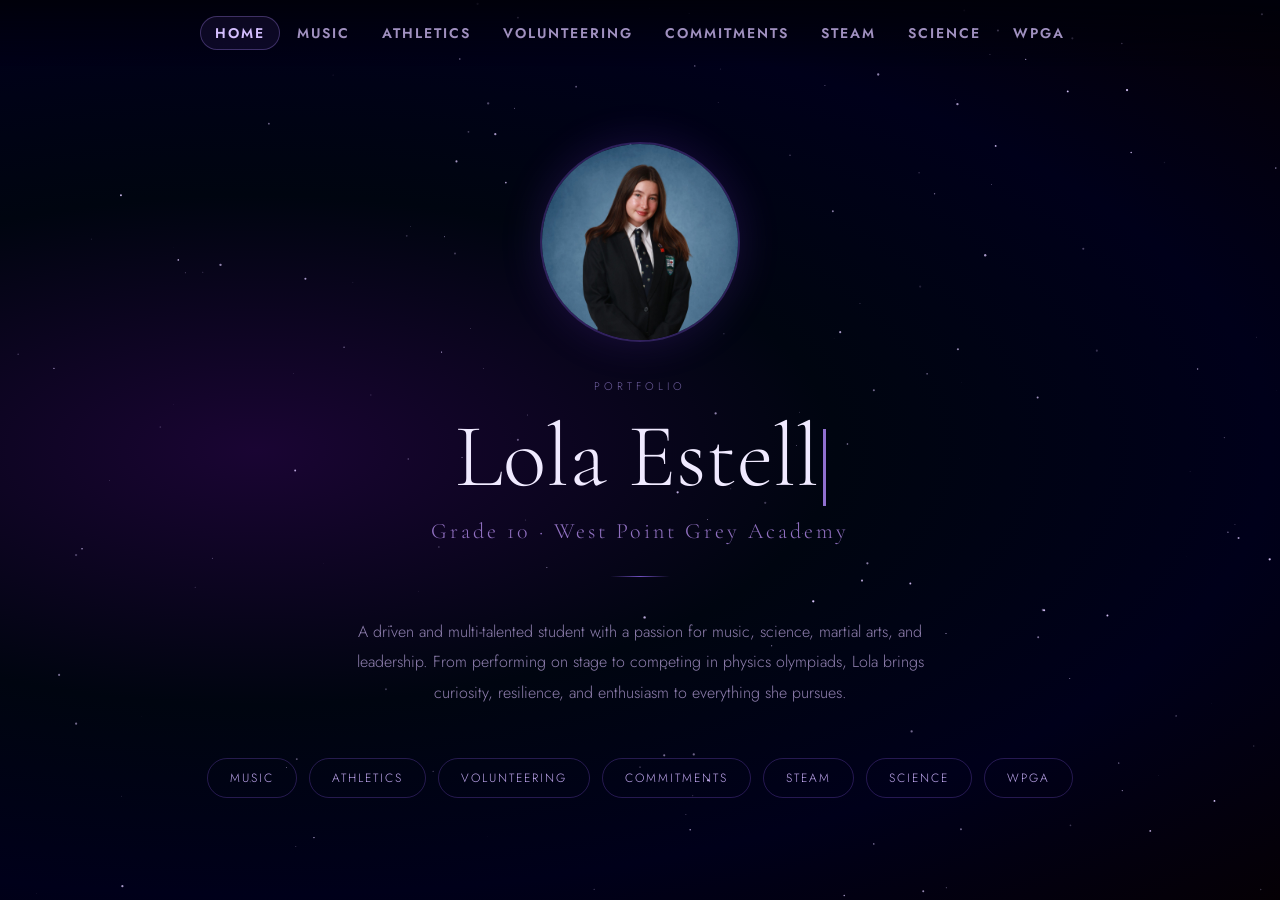
<file: index.html>
<!DOCTYPE html>
<html lang="en">
<head>
  <meta charset="UTF-8">
  <meta name="viewport" content="width=device-width, initial-scale=1.0">
  <title>Lola Estelle Lavin — Portfolio</title>
  <link href="https://fonts.googleapis.com/css2?family=Cormorant+Garamond:wght@300;400;600&family=Jost:wght@200;300;400&display=swap" rel="stylesheet">
  <style>
    *{margin:0;padding:0;box-sizing:border-box;}
    body{min-height:100vh;background:radial-gradient(ellipse at 20% 50%,#1a0533 0%,#000510 40%,#00001a 70%,#050005 100%);color:#e8e0f0;font-family:"Jost",sans-serif;font-weight:300;}
    canvas{position:fixed;top:0;left:0;width:100%;height:100%;pointer-events:none;z-index:0;}
    nav{position:fixed;top:0;left:0;right:0;z-index:100;display:flex;justify-content:center;flex-wrap:wrap;gap:2px;padding:16px;background:linear-gradient(to bottom,rgba(0,0,10,0.97),transparent);}
    nav a{color:#a090c0;text-decoration:none;font-family:"Jost",sans-serif;font-weight:600;font-size:14px;letter-spacing:2px;text-transform:uppercase;padding:6px 14px;border:1px solid transparent;border-radius:20px;transition:all 0.3s ease;}
    nav a:hover,nav a.active{color:#d4beff;border-color:rgba(180,140,255,0.3);background:rgba(120,80,200,0.1);}
    .page{position:relative;z-index:1;min-height:100vh;display:flex;flex-direction:column;align-items:center;justify-content:center;padding:120px 40px 80px;max-width:1000px;margin:0 auto;text-align:center;}
    .page-label{font-size:11px;letter-spacing:4px;text-transform:uppercase;color:#7060a0;margin-bottom:16px;}
    h1{font-family:"Cormorant Garamond",serif;font-weight:300;font-size:clamp(48px,9vw,90px);color:#f0eaff;line-height:1.05;margin-bottom:12px;}
    .subtitle-name{font-family:"Cormorant Garamond",serif;font-size:clamp(16px,2vw,22px);color:#9070c0;letter-spacing:3px;margin-bottom:32px;}
    .divider{width:60px;height:1px;background:linear-gradient(to right,transparent,#7050c0,transparent);margin:0 auto 40px;}
    .bio{font-size:16px;color:#9080b0;line-height:1.9;max-width:620px;margin-bottom:50px;}
    .hero-photo{width:200px;height:200px;border-radius:50%;object-fit:cover;object-position:top;border:2px solid rgba(150,100,255,0.3);margin-bottom:36px;box-shadow:0 0 40px rgba(120,60,220,0.2);}
    .cursor{display:inline-block;width:3px;height:0.85em;background:#9070d0;margin-left:4px;vertical-align:middle;animation:blink 1s step-end infinite;}
    @keyframes blink{0%,100%{opacity:1}50%{opacity:0}}
    .nav-links{display:flex;flex-wrap:wrap;justify-content:center;gap:12px;}
    .nav-links a{color:#c0a8f0;text-decoration:none;font-size:12px;letter-spacing:2px;text-transform:uppercase;padding:10px 22px;border:1px solid rgba(150,100,255,0.25);border-radius:30px;transition:all 0.3s ease;}
    .nav-links a:hover{background:rgba(100,60,180,0.2);border-color:rgba(180,140,255,0.5);color:#e0d0ff;}
  </style>
</head>
<body>
  <canvas id="stars"></canvas>
  <nav>
    <a href="index.html" class="active">Home</a>
    <a href="music.html">Music</a>
    <a href="athletics.html">Athletics</a>
    <a href="volunteering.html">Volunteering</a>
    <a href="commitments.html">Commitments</a>
    <a href="stem.html">STEAM</a>
    <a href="science.html">Science</a>
    <a href="wpga.html">WPGA</a>
  </nav>
  <div class="page">
    <img src="lola-portrait.jpg" alt="Lola Estelle Lavin" class="hero-photo">
    <p class="page-label">Portfolio</p>
    <h1 id="title"><span class="cursor"></span></h1>
    <p class="subtitle-name">Grade 10 · West Point Grey Academy</p>
    <div class="divider"></div>
    <p class="bio">A driven and multi-talented student with a passion for music, science, martial arts, and leadership. From performing on stage to competing in physics olympiads, Lola brings curiosity, resilience, and enthusiasm to everything she pursues.</p>
    <div class="nav-links">
      <a href="music.html">Music</a>
      <a href="athletics.html">Athletics</a>
      <a href="volunteering.html">Volunteering</a>
      <a href="commitments.html">Commitments</a>
      <a href="stem.html">STEAM</a>
      <a href="science.html">Science</a>
    <a href="wpga.html">WPGA</a>
    </div>
  </div>
  <script>
    const c=document.getElementById("stars"),ctx=c.getContext("2d");let stars=[];
    function resize(){c.width=innerWidth;c.height=innerHeight;}
    function init(){stars=[];for(let i=0;i<200;i++)stars.push({x:Math.random()*c.width,y:Math.random()*c.height,r:Math.random()*1.2,o:Math.random(),s:Math.random()*0.005+0.001});}
    function draw(){ctx.clearRect(0,0,c.width,c.height);stars.forEach(s=>{s.o+=s.s;if(s.o>1||s.o<0)s.s*=-1;ctx.beginPath();ctx.arc(s.x,s.y,s.r,0,Math.PI*2);ctx.fillStyle=`rgba(220,200,255,${s.o})`;ctx.fill();});requestAnimationFrame(draw);}
    resize();init();draw();window.addEventListener("resize",()=>{resize();init();});
    const text="Lola Estelle Lavin",el=document.getElementById("title");let i=0;
    function type(){if(i<text.length){el.innerHTML=text.slice(0,++i)+'<span class="cursor"></span>';setTimeout(type,80);}}
    setTimeout(type,400);
  </script>
</body>
</html>
</file>
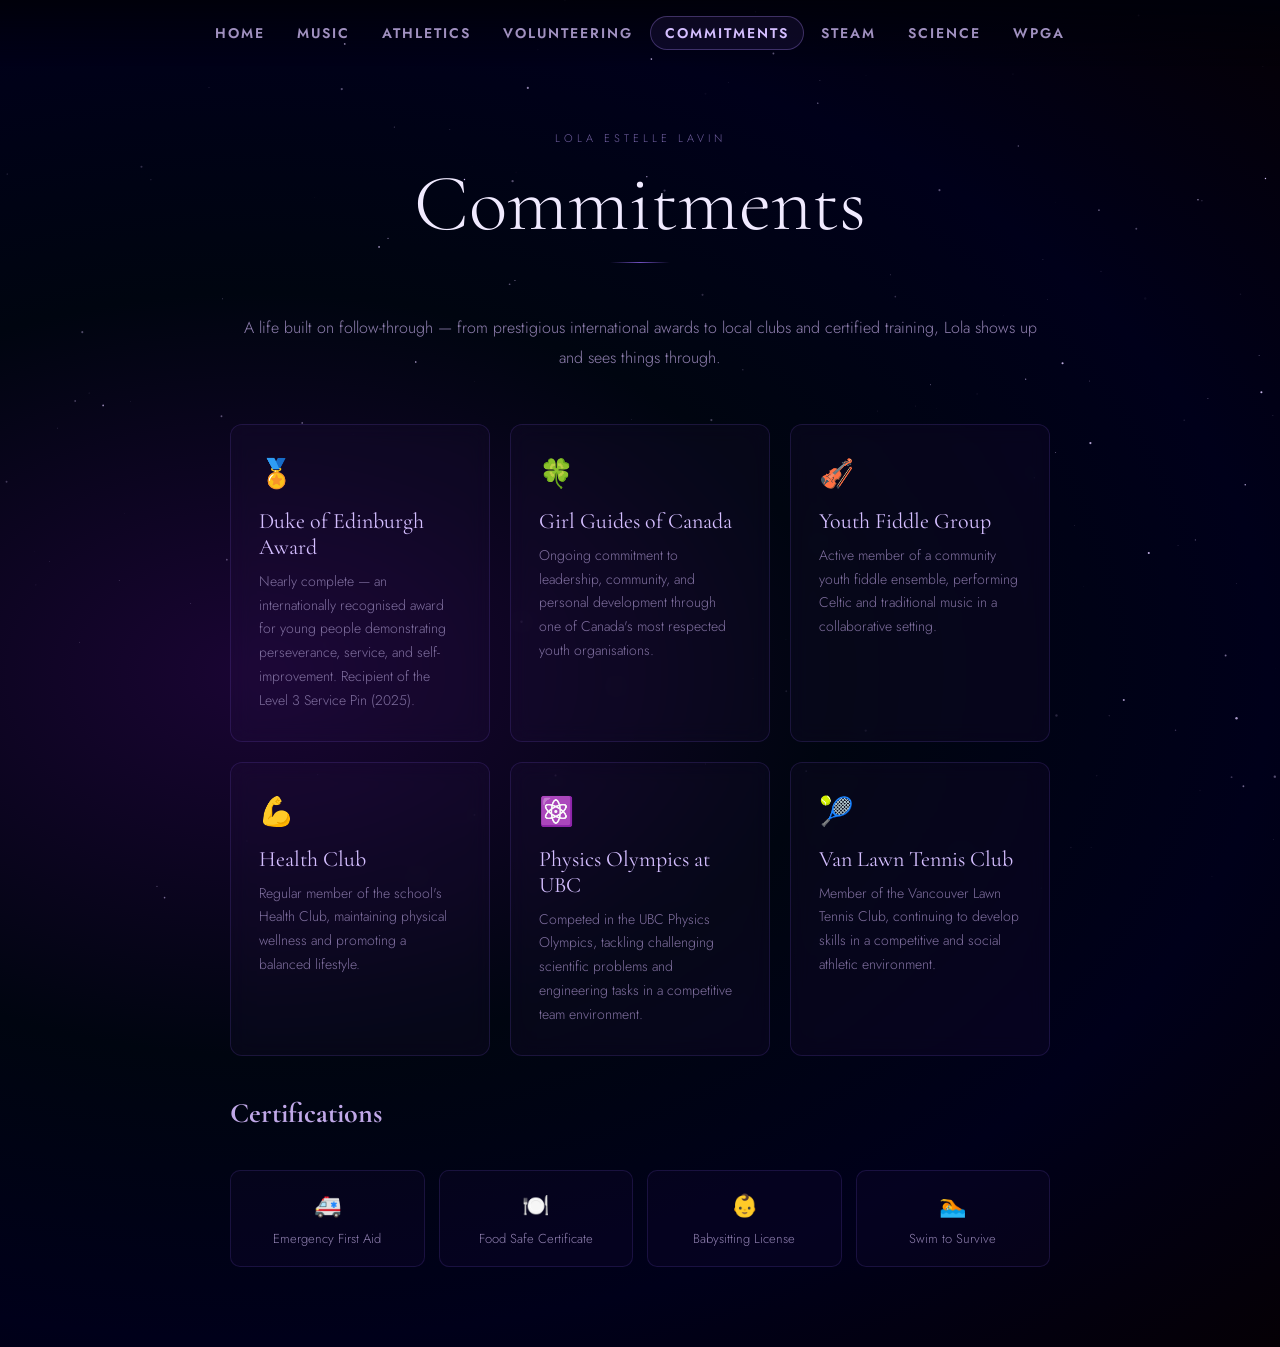
<file: commitments.html>
<!DOCTYPE html>
<html lang="en">
<head>
  <meta charset="UTF-8">
  <meta name="viewport" content="width=device-width, initial-scale=1.0">
  <title>Commitments — Lola Lavin</title>
  <link href="https://fonts.googleapis.com/css2?family=Cormorant+Garamond:wght@300;400;600&family=Jost:wght@200;300;400&display=swap" rel="stylesheet">
  <style>
    *{margin:0;padding:0;box-sizing:border-box;}
    body{min-height:100vh;background:radial-gradient(ellipse at 20% 50%,#1a0533 0%,#000510 40%,#00001a 70%,#050005 100%);color:#e8e0f0;font-family:"Jost",sans-serif;font-weight:300;}
    canvas{position:fixed;top:0;left:0;width:100%;height:100%;pointer-events:none;z-index:0;}
    nav{position:fixed;top:0;left:0;right:0;z-index:100;display:flex;justify-content:center;flex-wrap:wrap;gap:2px;padding:16px;background:linear-gradient(to bottom,rgba(0,0,10,0.97),transparent);}
    nav a{color:#a090c0;text-decoration:none;font-family:"Jost",sans-serif;font-weight:600;font-size:14px;letter-spacing:2px;text-transform:uppercase;padding:6px 14px;border:1px solid transparent;border-radius:20px;transition:all 0.3s ease;}
    nav a:hover,nav a.active{color:#d4beff;border-color:rgba(180,140,255,0.3);background:rgba(120,80,200,0.1);}
    .page{position:relative;z-index:1;min-height:100vh;padding:130px 40px 80px;max-width:900px;margin:0 auto;}
    .page-label{font-size:11px;letter-spacing:4px;text-transform:uppercase;color:#7060a0;margin-bottom:16px;text-align:center;}
    h1{font-family:"Cormorant Garamond",serif;font-weight:300;font-size:clamp(42px,8vw,80px);color:#f0eaff;line-height:1.05;margin-bottom:16px;text-align:center;}
    .divider{width:60px;height:1px;background:linear-gradient(to right,transparent,#7050c0,transparent);margin:0 auto 50px;}
    .subtitle{font-size:16px;color:#9080b0;line-height:1.9;text-align:center;margin-bottom:50px;}
    .card-grid{display:grid;grid-template-columns:repeat(auto-fit,minmax(240px,1fr));gap:20px;margin-bottom:40px;}
    .card{border:1px solid rgba(150,100,255,0.15);border-radius:12px;padding:28px;background:rgba(60,30,100,0.1);backdrop-filter:blur(10px);transition:all 0.3s ease;}
    .card:hover{border-color:rgba(180,140,255,0.35);background:rgba(80,40,130,0.2);transform:translateY(-3px);}
    .card-icon{font-size:28px;margin-bottom:14px;}
    .card h3{font-family:"Cormorant Garamond",serif;font-weight:400;font-size:22px;color:#d4beff;margin-bottom:10px;}
    .card p{font-size:14px;color:#8070a0;line-height:1.7;}
    .cert-grid{display:grid;grid-template-columns:repeat(auto-fit,minmax(180px,1fr));gap:14px;margin-top:40px;}
    .cert{border:1px solid rgba(150,100,255,0.15);border-radius:10px;padding:18px;background:rgba(40,20,80,0.12);text-align:center;}
    .cert-icon{font-size:22px;margin-bottom:8px;}
    .cert p{font-size:13px;color:#9080b0;line-height:1.5;}
    .section-title{font-family:"Cormorant Garamond",serif;font-size:28px;color:#c0a8e8;margin-bottom:24px;}
  </style>
</head>
<body>
  <canvas id="stars"></canvas>
  <nav>
    <a href="index.html">Home</a>
    <a href="music.html">Music</a>
    <a href="athletics.html">Athletics</a>
    <a href="volunteering.html">Volunteering</a>
    <a href="commitments.html" class="active">Commitments</a>
    <a href="stem.html">STEAM</a>
    <a href="science.html">Science</a>
    <a href="wpga.html">WPGA</a>
  </nav>
  <div class="page">
    <p class="page-label">Lola Estelle Lavin</p>
    <h1>Commitments</h1>
    <div class="divider"></div>
    <p class="subtitle">A life built on follow-through — from prestigious international awards to local clubs and certified training, Lola shows up and sees things through.</p>

    <div class="card-grid">
      <div class="card">
        <div class="card-icon">🏅</div>
        <h3>Duke of Edinburgh Award</h3>
        <p>Nearly complete — an internationally recognised award for young people demonstrating perseverance, service, and self-improvement. Recipient of the Level 3 Service Pin (2025).</p>
      </div>
      <div class="card">
        <div class="card-icon">🍀</div>
        <h3>Girl Guides of Canada</h3>
        <p>Ongoing commitment to leadership, community, and personal development through one of Canada's most respected youth organisations.</p>
      </div>
      <div class="card">
        <div class="card-icon">🎻</div>
        <h3>Youth Fiddle Group</h3>
        <p>Active member of a community youth fiddle ensemble, performing Celtic and traditional music in a collaborative setting.</p>
      </div>
      <div class="card">
        <div class="card-icon">💪</div>
        <h3>Health Club</h3>
        <p>Regular member of the school's Health Club, maintaining physical wellness and promoting a balanced lifestyle.</p>
      </div>
      <div class="card">
        <div class="card-icon">⚛️</div>
        <h3>Physics Olympics at UBC</h3>
        <p>Competed in the UBC Physics Olympics, tackling challenging scientific problems and engineering tasks in a competitive team environment.</p>
      </div>
      <div class="card">
        <div class="card-icon">🎾</div>
        <h3>Van Lawn Tennis Club</h3>
        <p>Member of the Vancouver Lawn Tennis Club, continuing to develop skills in a competitive and social athletic environment.</p>
      </div>
    </div>

    <h2 class="section-title">Certifications</h2>
    <div class="cert-grid">
      <div class="cert"><div class="cert-icon">🚑</div><p>Emergency First Aid</p></div>
      <div class="cert"><div class="cert-icon">🍽️</div><p>Food Safe Certificate</p></div>
      <div class="cert"><div class="cert-icon">👶</div><p>Babysitting License</p></div>
      <div class="cert"><div class="cert-icon">🏊</div><p>Swim to Survive</p></div>
    </div>
  </div>
  <script>
    const c=document.getElementById("stars"),ctx=c.getContext("2d");let stars=[];
    function resize(){c.width=innerWidth;c.height=innerHeight;}
    function init(){stars=[];for(let i=0;i<200;i++)stars.push({x:Math.random()*c.width,y:Math.random()*c.height,r:Math.random()*1.2,o:Math.random(),s:Math.random()*0.005+0.001});}
    function draw(){ctx.clearRect(0,0,c.width,c.height);stars.forEach(s=>{s.o+=s.s;if(s.o>1||s.o<0)s.s*=-1;ctx.beginPath();ctx.arc(s.x,s.y,s.r,0,Math.PI*2);ctx.fillStyle=`rgba(220,200,255,${s.o})`;ctx.fill();});requestAnimationFrame(draw);}
    resize();init();draw();window.addEventListener("resize",()=>{resize();init();});
  </script>
</body>
</html>
</file>
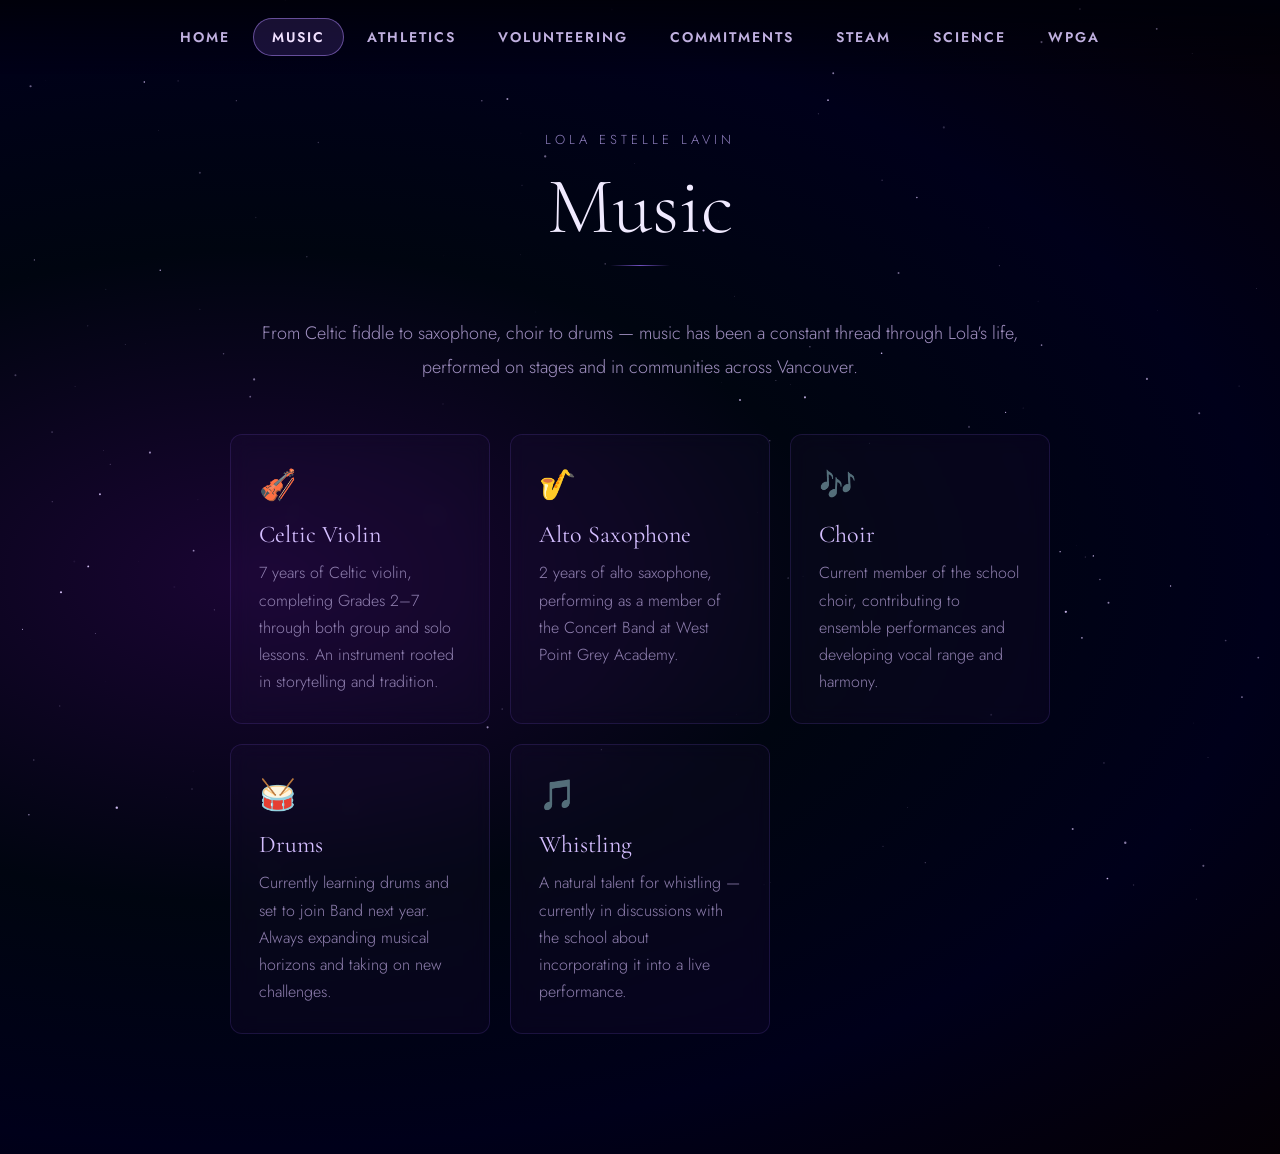
<file: music (2).html>
<!DOCTYPE html>
<html lang="en">
<head>
  <meta charset="UTF-8">
  <meta name="viewport" content="width=device-width, initial-scale=1.0">
  <title>Music — Lola Lavin</title>
  <link href="https://fonts.googleapis.com/css2?family=Cormorant+Garamond:wght@300;400;600&family=Jost:wght@200;300;400&display=swap" rel="stylesheet">
  <style>
    *{margin:0;padding:0;box-sizing:border-box;}
    body{min-height:100vh;background:radial-gradient(ellipse at 20% 50%,#1a0533 0%,#000510 40%,#00001a 70%,#050005 100%);color:#e8e0f0;font-family:"Jost",sans-serif;font-weight:300;}
    canvas{position:fixed;top:0;left:0;width:100%;height:100%;pointer-events:none;z-index:0;}
    nav{position:fixed;top:0;left:0;right:0;z-index:100;display:flex;justify-content:center;flex-wrap:wrap;gap:4px;padding:18px;background:linear-gradient(to bottom,rgba(0,0,10,0.97),transparent);}
    nav a{color:#c0b0e0;text-decoration:none;font-family:"Jost",sans-serif;font-weight:600;font-size:14px;letter-spacing:2px;text-transform:uppercase;padding:8px 18px;border:1px solid transparent;border-radius:20px;transition:all 0.3s ease;}
    nav a:hover,nav a.active{color:#f0e0ff;border-color:rgba(180,140,255,0.5);background:rgba(120,80,200,0.2);}
    .page{position:relative;z-index:1;min-height:100vh;padding:130px 40px 80px;max-width:900px;margin:0 auto;}
    .page-label{font-size:13px;letter-spacing:4px;text-transform:uppercase;color:#9080c0;margin-bottom:16px;text-align:center;}
    h1{font-family:"Cormorant Garamond",serif;font-weight:300;font-size:clamp(48px,8vw,80px);color:#f0eaff;line-height:1.05;margin-bottom:16px;text-align:center;}
    .divider{width:60px;height:1px;background:linear-gradient(to right,transparent,#7050c0,transparent);margin:0 auto 50px;}
    .subtitle{font-size:18px;color:#a090c0;line-height:1.9;text-align:center;margin-bottom:50px;}
    .card-grid{display:grid;grid-template-columns:repeat(auto-fit,minmax(240px,1fr));gap:20px;margin-bottom:40px;}
    .card{border:1px solid rgba(150,100,255,0.15);border-radius:12px;padding:28px;background:rgba(60,30,100,0.1);backdrop-filter:blur(10px);transition:all 0.3s ease;}
    .card:hover{border-color:rgba(180,140,255,0.35);background:rgba(80,40,130,0.2);transform:translateY(-3px);}
    .card-icon{font-size:30px;margin-bottom:14px;}
    .card h3{font-family:"Cormorant Garamond",serif;font-weight:400;font-size:24px;color:#d4beff;margin-bottom:10px;}
    .card p{font-size:16px;color:#9080b0;line-height:1.7;}
  </style>
</head>
<body>
  <canvas id="stars"></canvas>
  <nav>
    <a href="index.html">Home</a>
    <a href="music.html" class="active">Music</a>
    <a href="athletics.html">Athletics</a>
    <a href="volunteering.html">Volunteering</a>
    <a href="commitments.html">Commitments</a>
    <a href="stem.html">STEAM</a>
    <a href="science.html">Science</a>
    <a href="wpga.html">WPGA</a>
  </nav>
  <div class="page">
    <p class="page-label">Lola Estelle Lavin</p>
    <h1>Music</h1>
    <div class="divider"></div>
    <p class="subtitle">From Celtic fiddle to saxophone, choir to drums — music has been a constant thread through Lola's life, performed on stages and in communities across Vancouver.</p>

    <div class="card-grid">
      <div class="card">
        <div class="card-icon">🎻</div>
        <h3>Celtic Violin</h3>
        <p>7 years of Celtic violin, completing Grades 2–7 through both group and solo lessons. An instrument rooted in storytelling and tradition.</p>
      </div>
      <div class="card">
        <div class="card-icon">🎷</div>
        <h3>Alto Saxophone</h3>
        <p>2 years of alto saxophone, performing as a member of the Concert Band at West Point Grey Academy.</p>
      </div>
      <div class="card">
        <div class="card-icon">🎶</div>
        <h3>Choir</h3>
        <p>Current member of the school choir, contributing to ensemble performances and developing vocal range and harmony.</p>
      </div>
      <div class="card">
        <div class="card-icon">🥁</div>
        <h3>Drums</h3>
        <p>Currently learning drums and set to join Band next year. Always expanding musical horizons and taking on new challenges.</p>
      </div>
      <div class="card">
        <div class="card-icon">🎵</div>
        <h3>Whistling</h3>
        <p>A natural talent for whistling — currently in discussions with the school about incorporating it into a live performance.</p>
      </div>

    </div>
  </div>
  <script>
    const c=document.getElementById("stars"),ctx=c.getContext("2d");let stars=[];
    function resize(){c.width=innerWidth;c.height=innerHeight;}
    function init(){stars=[];for(let i=0;i<200;i++)stars.push({x:Math.random()*c.width,y:Math.random()*c.height,r:Math.random()*1.2,o:Math.random(),s:Math.random()*0.005+0.001});}
    function draw(){ctx.clearRect(0,0,c.width,c.height);stars.forEach(s=>{s.o+=s.s;if(s.o>1||s.o<0)s.s*=-1;ctx.beginPath();ctx.arc(s.x,s.y,s.r,0,Math.PI*2);ctx.fillStyle=`rgba(220,200,255,${s.o})`;ctx.fill();});requestAnimationFrame(draw);}
    resize();init();draw();window.addEventListener("resize",()=>{resize();init();});
  </script>
</body>
</html>
</file>
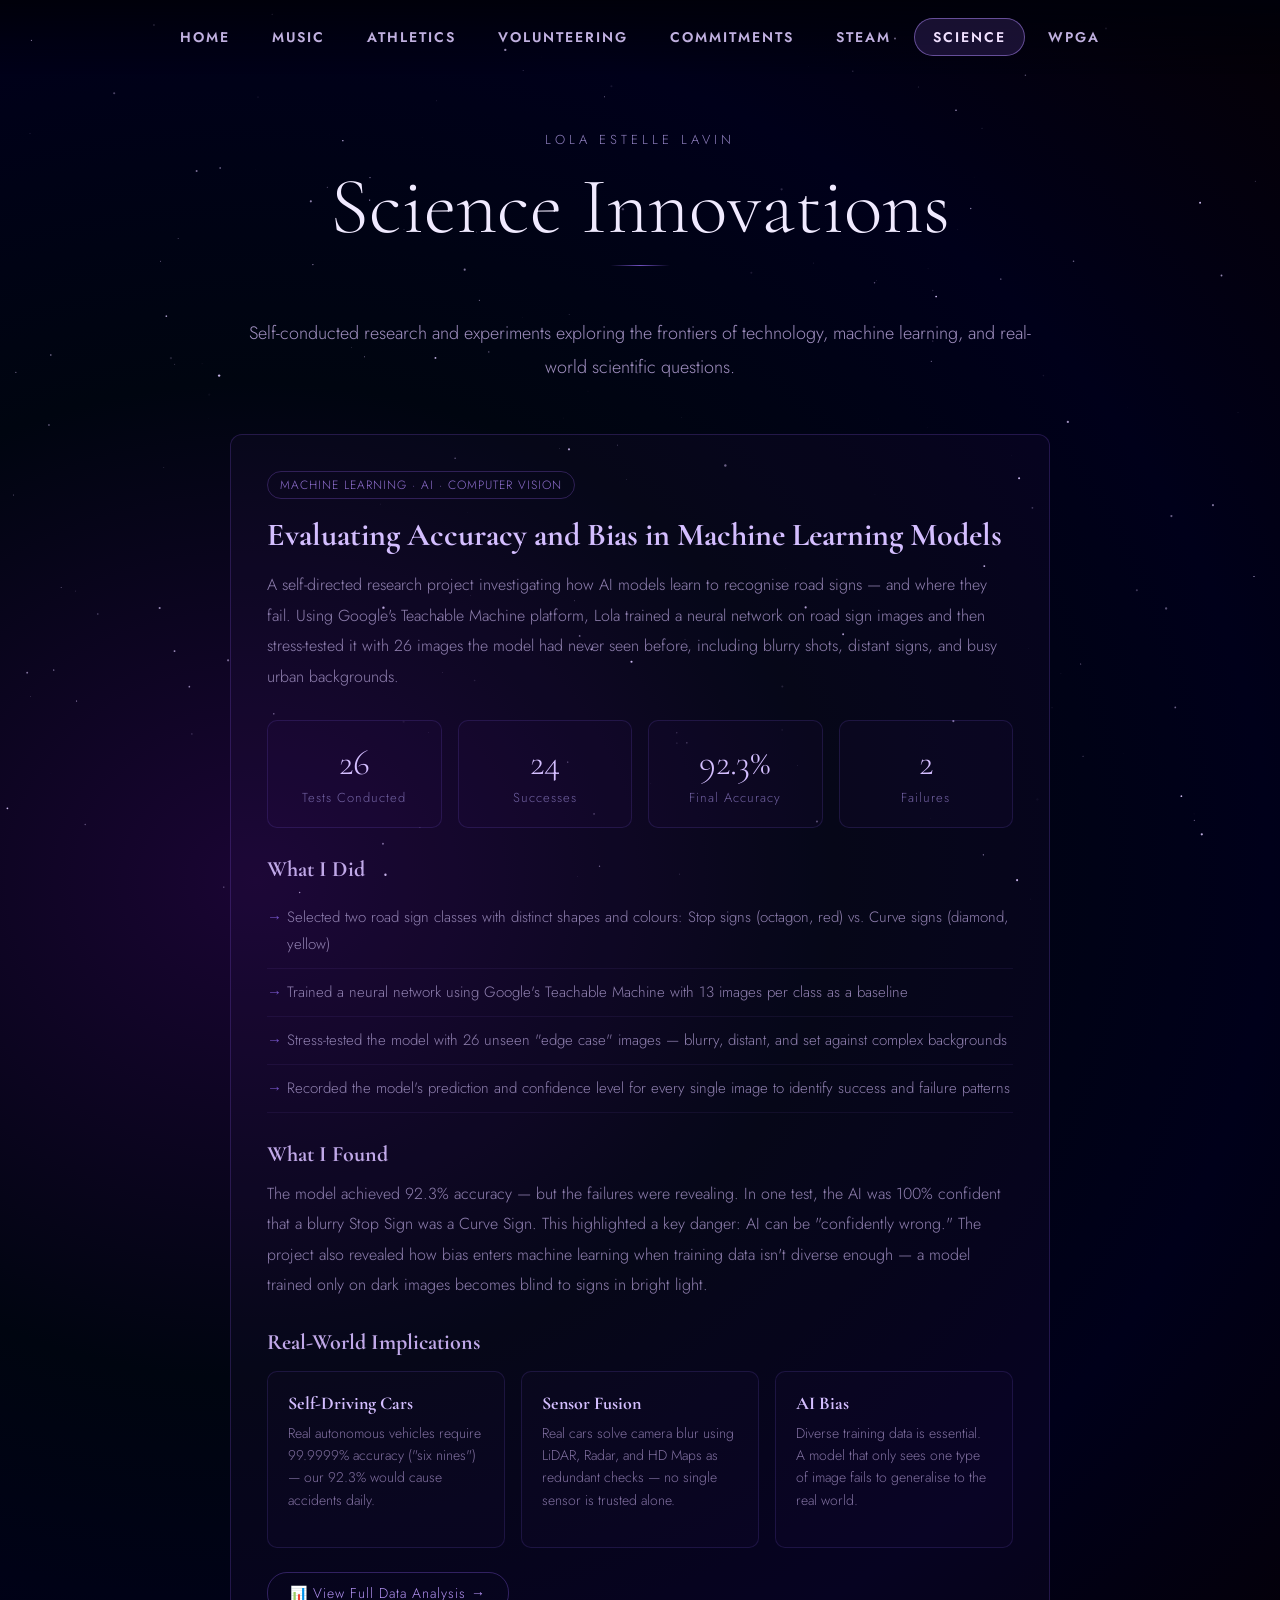
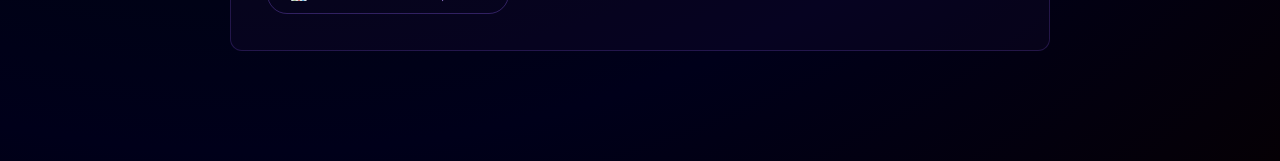
<file: science.html>
<!DOCTYPE html>
<html lang="en">
<head>
  <meta charset="UTF-8">
  <meta name="viewport" content="width=device-width, initial-scale=1.0">
  <title>Science Innovations — Lola Lavin</title>
  <link href="https://fonts.googleapis.com/css2?family=Cormorant+Garamond:wght@300;400;600&family=Jost:wght@200;300;400&display=swap" rel="stylesheet">
  <style>
    *{margin:0;padding:0;box-sizing:border-box;}
    body{min-height:100vh;background:radial-gradient(ellipse at 20% 50%,#1a0533 0%,#000510 40%,#00001a 70%,#050005 100%);color:#e8e0f0;font-family:"Jost",sans-serif;font-weight:300;}
    canvas{position:fixed;top:0;left:0;width:100%;height:100%;pointer-events:none;z-index:0;}
    nav{position:fixed;top:0;left:0;right:0;z-index:100;display:flex;justify-content:center;flex-wrap:wrap;gap:4px;padding:18px;background:linear-gradient(to bottom,rgba(0,0,10,0.97),transparent);}
    nav a{color:#c0b0e0;text-decoration:none;font-family:"Jost",sans-serif;font-weight:600;font-size:14px;letter-spacing:2px;text-transform:uppercase;padding:8px 18px;border:1px solid transparent;border-radius:20px;transition:all 0.3s ease;}
    nav a:hover,nav a.active{color:#f0e0ff;border-color:rgba(180,140,255,0.5);background:rgba(120,80,200,0.2);}
    .page{position:relative;z-index:1;min-height:100vh;padding:130px 40px 80px;max-width:900px;margin:0 auto;}
    .page-label{font-size:13px;letter-spacing:4px;text-transform:uppercase;color:#9080c0;margin-bottom:16px;text-align:center;}
    h1{font-family:"Cormorant Garamond",serif;font-weight:300;font-size:clamp(48px,8vw,80px);color:#f0eaff;line-height:1.05;margin-bottom:16px;text-align:center;}
    .divider{width:60px;height:1px;background:linear-gradient(to right,transparent,#7050c0,transparent);margin:0 auto 50px;}
    .subtitle{font-size:18px;color:#a090c0;line-height:1.9;text-align:center;margin-bottom:50px;}
    .project-card{border:1px solid rgba(150,100,255,0.2);border-radius:12px;padding:36px;background:rgba(60,30,100,0.1);margin-bottom:30px;transition:all 0.3s ease;}
    .project-card:hover{border-color:rgba(180,140,255,0.35);background:rgba(80,40,130,0.15);}
    .project-tag{display:inline-block;font-size:12px;letter-spacing:1px;text-transform:uppercase;color:#9070d0;border:1px solid rgba(140,90,220,0.3);border-radius:20px;padding:4px 12px;margin-bottom:16px;}
    .project-card h2{font-family:"Cormorant Garamond",serif;font-size:32px;color:#d4beff;margin-bottom:16px;}
    .project-card p{font-size:16px;color:#9080b0;line-height:1.9;margin-bottom:16px;}
    .stat-row{display:grid;grid-template-columns:repeat(auto-fit,minmax(160px,1fr));gap:16px;margin:28px 0;}
    .stat{border:1px solid rgba(150,100,255,0.15);border-radius:10px;padding:20px;text-align:center;background:rgba(40,20,80,0.12);}
    .stat-number{font-family:"Cormorant Garamond",serif;font-size:36px;color:#d4beff;margin-bottom:4px;}
    .stat-label{font-size:13px;color:#7060a0;letter-spacing:1px;}
    .section-title{font-family:"Cormorant Garamond",serif;font-size:22px;color:#c0a8e8;margin-bottom:12px;margin-top:28px;}
    .steps{list-style:none;padding:0;}
    .steps li{font-size:15px;color:#9080b0;line-height:1.8;padding:10px 0;border-bottom:1px solid rgba(150,100,255,0.08);padding-left:20px;position:relative;}
    .steps li::before{content:"→";position:absolute;left:0;color:#7050c0;}
    .takeaway-grid{display:grid;grid-template-columns:repeat(auto-fit,minmax(220px,1fr));gap:16px;margin-top:16px;}
    .takeaway{border:1px solid rgba(150,100,255,0.15);border-radius:10px;padding:20px;background:rgba(40,20,80,0.1);}
    .takeaway h4{font-family:"Cormorant Garamond",serif;font-size:18px;color:#d4beff;margin-bottom:8px;}
    .takeaway p{font-size:14px;color:#8070a0;line-height:1.6;}
    .data-link{display:inline-block;margin-top:24px;color:#b090f0;font-size:14px;letter-spacing:1px;border:1px solid rgba(150,100,255,0.3);border-radius:20px;padding:10px 22px;text-decoration:none;transition:all 0.3s ease;}
    .data-link:hover{background:rgba(100,60,180,0.2);border-color:rgba(180,140,255,0.5);}
  </style>
</head>
<body>
  <canvas id="stars"></canvas>
  <nav>
    <a href="index.html">Home</a>
    <a href="music.html">Music</a>
    <a href="athletics.html">Athletics</a>
    <a href="volunteering.html">Volunteering</a>
    <a href="commitments.html">Commitments</a>
    <a href="stem.html">STEAM</a>
    <a href="science.html" class="active">Science</a>
    <a href="wpga.html">WPGA</a>
  </nav>
  <div class="page">
    <p class="page-label">Lola Estelle Lavin</p>
    <h1>Science Innovations</h1>
    <div class="divider"></div>
    <p class="subtitle">Self-conducted research and experiments exploring the frontiers of technology, machine learning, and real-world scientific questions.</p>

    <div class="project-card">
      <span class="project-tag">Machine Learning · AI · Computer Vision</span>
      <h2>Evaluating Accuracy and Bias in Machine Learning Models</h2>
      <p>A self-directed research project investigating how AI models learn to recognise road signs — and where they fail. Using Google's Teachable Machine platform, Lola trained a neural network on road sign images and then stress-tested it with 26 images the model had never seen before, including blurry shots, distant signs, and busy urban backgrounds.</p>

      <div class="stat-row">
        <div class="stat"><div class="stat-number">26</div><div class="stat-label">Tests Conducted</div></div>
        <div class="stat"><div class="stat-number">24</div><div class="stat-label">Successes</div></div>
        <div class="stat"><div class="stat-number">92.3%</div><div class="stat-label">Final Accuracy</div></div>
        <div class="stat"><div class="stat-number">2</div><div class="stat-label">Failures</div></div>
      </div>

      <h3 class="section-title">What I Did</h3>
      <ul class="steps">
        <li>Selected two road sign classes with distinct shapes and colours: Stop signs (octagon, red) vs. Curve signs (diamond, yellow)</li>
        <li>Trained a neural network using Google's Teachable Machine with 13 images per class as a baseline</li>
        <li>Stress-tested the model with 26 unseen "edge case" images — blurry, distant, and set against complex backgrounds</li>
        <li>Recorded the model's prediction and confidence level for every single image to identify success and failure patterns</li>
      </ul>

      <h3 class="section-title">What I Found</h3>
      <p>The model achieved 92.3% accuracy — but the failures were revealing. In one test, the AI was 100% confident that a blurry Stop Sign was a Curve Sign. This highlighted a key danger: AI can be "confidently wrong." The project also revealed how bias enters machine learning when training data isn't diverse enough — a model trained only on dark images becomes blind to signs in bright light.</p>

      <h3 class="section-title">Real-World Implications</h3>
      <div class="takeaway-grid">
        <div class="takeaway"><h4>Self-Driving Cars</h4><p>Real autonomous vehicles require 99.9999% accuracy ("six nines") — our 92.3% would cause accidents daily.</p></div>
        <div class="takeaway"><h4>Sensor Fusion</h4><p>Real cars solve camera blur using LiDAR, Radar, and HD Maps as redundant checks — no single sensor is trusted alone.</p></div>
        <div class="takeaway"><h4>AI Bias</h4><p>Diverse training data is essential. A model that only sees one type of image fails to generalise to the real world.</p></div>
      </div>

      <a href="https://docs.google.com/spreadsheets/d/1EsAdqQ4-PpnTxAYSzhV9TRH_uQj-gQsJFsVz7lgkMIw/edit" target="_blank" class="data-link">📊 View Full Data Analysis →</a>
    </div>
  </div>
  <script>
    const c=document.getElementById("stars"),ctx=c.getContext("2d");let stars=[];
    function resize(){c.width=innerWidth;c.height=innerHeight;}
    function init(){stars=[];for(let i=0;i<200;i++)stars.push({x:Math.random()*c.width,y:Math.random()*c.height,r:Math.random()*1.2,o:Math.random(),s:Math.random()*0.005+0.001});}
    function draw(){ctx.clearRect(0,0,c.width,c.height);stars.forEach(s=>{s.o+=s.s;if(s.o>1||s.o<0)s.s*=-1;ctx.beginPath();ctx.arc(s.x,s.y,s.r,0,Math.PI*2);ctx.fillStyle=`rgba(220,200,255,${s.o})`;ctx.fill();});requestAnimationFrame(draw);}
    resize();init();draw();window.addEventListener("resize",()=>{resize();init();});
  </script>
</body>
</html>
</file>
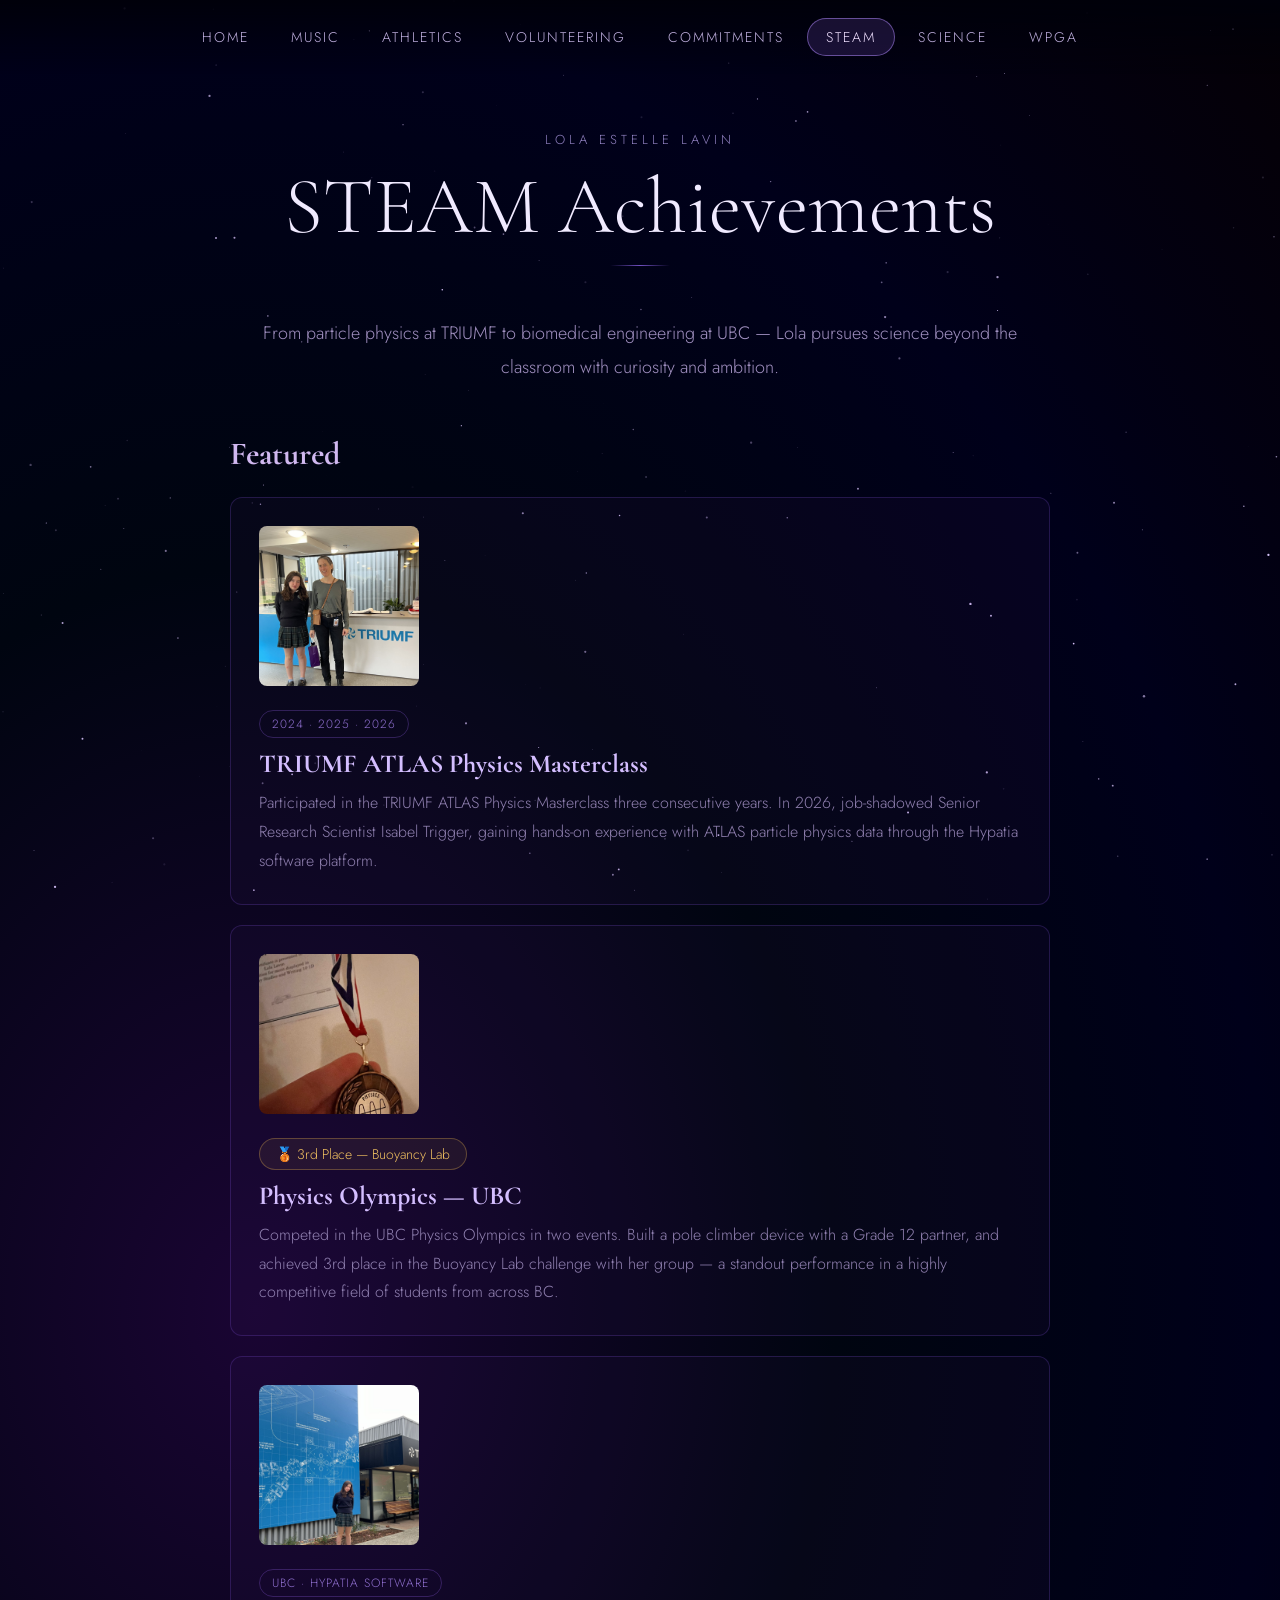
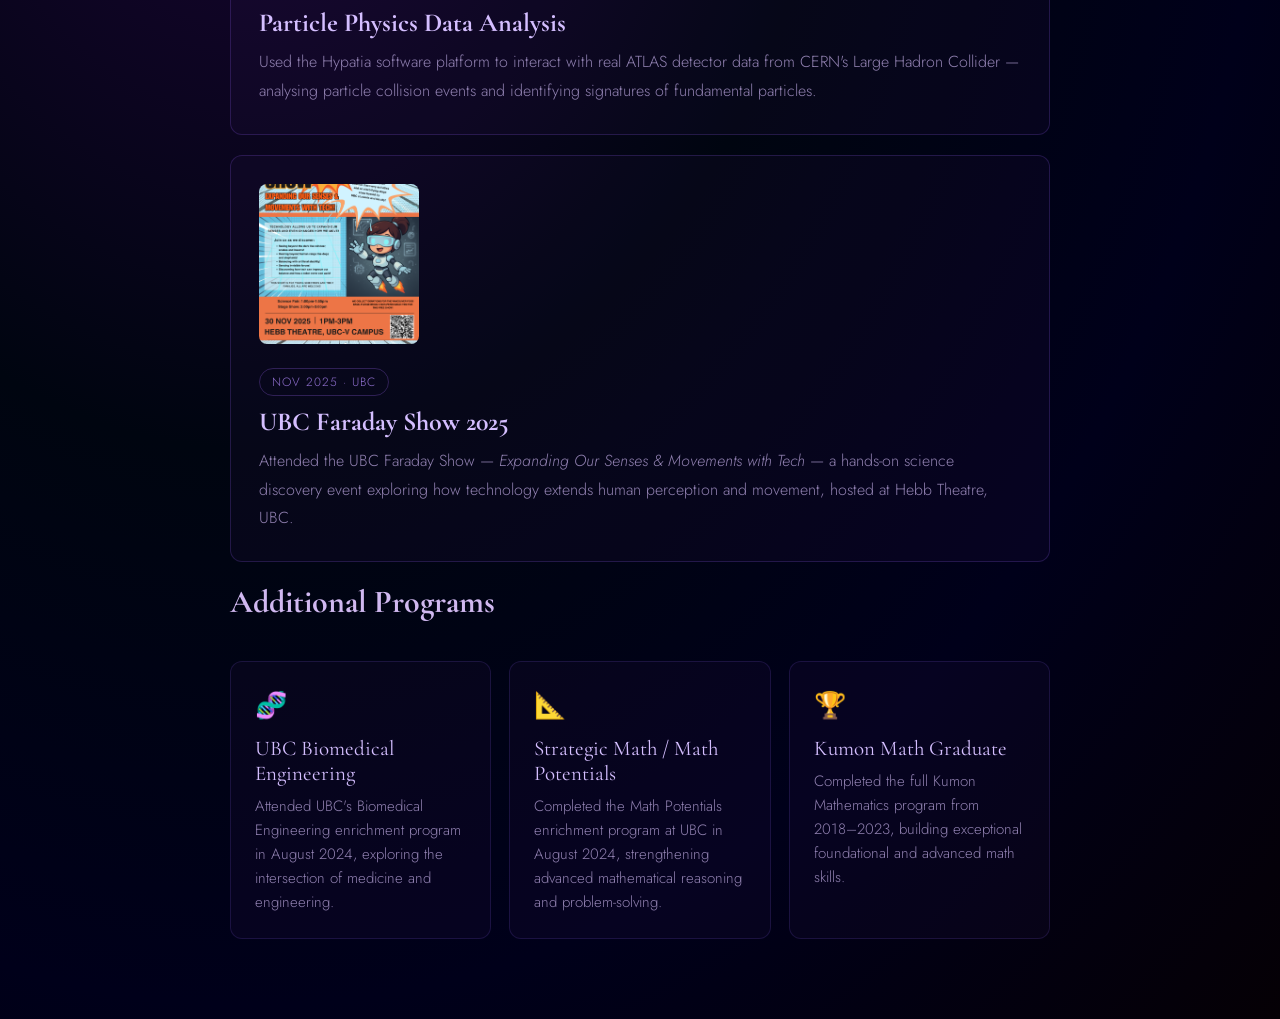
<file: stem.html>
<!DOCTYPE html>
<html lang="en">
<head>
  <meta charset="UTF-8">
  <meta name="viewport" content="width=device-width, initial-scale=1.0">
  <title>STEAM Achievements — Lola Lavin</title>
  <link href="https://fonts.googleapis.com/css2?family=Cormorant+Garamond:wght@300;400;600&family=Jost:wght@200;300;400&display=swap" rel="stylesheet">
  <style>
    *{margin:0;padding:0;box-sizing:border-box;}
    body{min-height:100vh;background:radial-gradient(ellipse at 20% 50%,#1a0533 0%,#000510 40%,#00001a 70%,#050005 100%);color:#e8e0f0;font-family:"Jost",sans-serif;font-weight:300;}
    canvas{position:fixed;top:0;left:0;width:100%;height:100%;pointer-events:none;z-index:0;}
    nav{position:fixed;top:0;left:0;right:0;z-index:100;display:flex;justify-content:center;flex-wrap:wrap;gap:4px;padding:18px;background:linear-gradient(to bottom,rgba(0,0,10,0.97),transparent);}
    nav a{color:#c0b0e0;text-decoration:none;font-family:"Jost",sans-serif;font-weight:300;font-size:14px;letter-spacing:2px;text-transform:uppercase;padding:8px 18px;border:1px solid transparent;border-radius:20px;transition:all 0.3s ease;}
    nav a:hover,nav a.active{color:#f0e0ff;border-color:rgba(180,140,255,0.5);background:rgba(120,80,200,0.2);}
    .page{position:relative;z-index:1;min-height:100vh;padding:130px 40px 80px;max-width:900px;margin:0 auto;}
    .page-label{font-size:13px;letter-spacing:4px;text-transform:uppercase;color:#9080c0;margin-bottom:16px;text-align:center;}
    h1{font-family:"Cormorant Garamond",serif;font-weight:300;font-size:clamp(48px,8vw,80px);color:#f0eaff;line-height:1.05;margin-bottom:16px;text-align:center;}
    .divider{width:60px;height:1px;background:linear-gradient(to right,transparent,#7050c0,transparent);margin:0 auto 50px;}
    .subtitle{font-size:18px;color:#a090c0;line-height:1.9;text-align:center;margin-bottom:50px;}
    .event-box{border:1px solid rgba(150,100,255,0.2);border-radius:12px;padding:28px;background:rgba(60,30,100,0.1);margin-bottom:20px;display:flex;gap:24px;align-items:flex-start;flex-wrap:wrap;transition:all 0.3s ease;}
    .event-box:hover{border-color:rgba(180,140,255,0.35);background:rgba(80,40,130,0.15);}
    .event-box img{width:160px;height:160px;object-fit:cover;border-radius:8px;flex-shrink:0;}
    .event-text h3{font-family:"Cormorant Garamond",serif;font-size:26px;color:#d4beff;margin-bottom:10px;}
    .event-text p{font-size:16px;color:#9080b0;line-height:1.8;}
    .card-grid{display:grid;grid-template-columns:repeat(auto-fit,minmax(220px,1fr));gap:18px;margin-top:40px;}
    .card{border:1px solid rgba(150,100,255,0.15);border-radius:12px;padding:24px;background:rgba(60,30,100,0.1);transition:all 0.3s ease;}
    .card:hover{border-color:rgba(180,140,255,0.35);background:rgba(80,40,130,0.2);transform:translateY(-3px);}
    .card-icon{font-size:26px;margin-bottom:12px;}
    .card h3{font-family:"Cormorant Garamond",serif;font-weight:400;font-size:21px;color:#d4beff;margin-bottom:8px;}
    .card p{font-size:15px;color:#9080b0;line-height:1.6;}
    .section-title{font-family:"Cormorant Garamond",serif;font-size:32px;color:#d0b8f0;margin-bottom:24px;margin-top:10px;}
    .badge{display:inline-block;font-size:12px;letter-spacing:1px;text-transform:uppercase;color:#9070d0;border:1px solid rgba(140,90,220,0.3);border-radius:20px;padding:4px 12px;margin-bottom:10px;}
    .medal-badge{display:inline-block;font-size:14px;color:#f0c060;border:1px solid rgba(240,190,80,0.3);border-radius:20px;padding:5px 16px;margin-bottom:10px;background:rgba(240,190,80,0.07);}
  </style>
</head>
<body>
  <canvas id="stars"></canvas>
  <nav>
    <a href="index.html">Home</a>
    <a href="music.html">Music</a>
    <a href="athletics.html">Athletics</a>
    <a href="volunteering.html">Volunteering</a>
    <a href="commitments.html">Commitments</a>
    <a href="stem.html" class="active">STEAM</a>
    <a href="science.html">Science</a>
    <a href="wpga.html">WPGA</a>
  </nav>
  <div class="page">
    <p class="page-label">Lola Estelle Lavin</p>
    <h1>STEAM Achievements</h1>
    <div class="divider"></div>
    <p class="subtitle">From particle physics at TRIUMF to biomedical engineering at UBC — Lola pursues science beyond the classroom with curiosity and ambition.</p>

    <h2 class="section-title">Featured</h2>

    <div class="event-box">
      <img src="triumf-isabel.jpg" alt="Lola with Isabel Trigger at TRIUMF">
      <div class="event-text">
        <span class="badge">2024 · 2025 · 2026</span>
        <h3>TRIUMF ATLAS Physics Masterclass</h3>
        <p>Participated in the TRIUMF ATLAS Physics Masterclass three consecutive years. In 2026, job-shadowed Senior Research Scientist Isabel Trigger, gaining hands-on experience with ATLAS particle physics data through the Hypatia software platform.</p>
      </div>
    </div>

    <div class="event-box">
      <img src="physics-olympics.jpg" alt="Physics Olympics medal">
      <div class="event-text">
        <span class="medal-badge">🥉 3rd Place — Buoyancy Lab</span>
        <h3>Physics Olympics — UBC</h3>
        <p>Competed in the UBC Physics Olympics in two events. Built a pole climber device with a Grade 12 partner, and achieved 3rd place in the Buoyancy Lab challenge with her group — a standout performance in a highly competitive field of students from across BC.</p>
      </div>
    </div>

    <div class="event-box">
      <img src="triumf-exterior.jpg" alt="Lola at TRIUMF 2024">
      <div class="event-text">
        <span class="badge">UBC · Hypatia Software</span>
        <h3>Particle Physics Data Analysis</h3>
        <p>Used the Hypatia software platform to interact with real ATLAS detector data from CERN's Large Hadron Collider — analysing particle collision events and identifying signatures of fundamental particles.</p>
      </div>
    </div>

    <div class="event-box">
      <img src="faraday-2025.png" alt="UBC Faraday Show 2025">
      <div class="event-text">
        <span class="badge">Nov 2025 · UBC</span>
        <h3>UBC Faraday Show 2025</h3>
        <p>Attended the UBC Faraday Show — <em>Expanding Our Senses & Movements with Tech</em> — a hands-on science discovery event exploring how technology extends human perception and movement, hosted at Hebb Theatre, UBC.</p>
      </div>
    </div>

    <h2 class="section-title">Additional Programs</h2>
    <div class="card-grid">
      <div class="card">
        <div class="card-icon">🧬</div>
        <h3>UBC Biomedical Engineering</h3>
        <p>Attended UBC's Biomedical Engineering enrichment program in August 2024, exploring the intersection of medicine and engineering.</p>
      </div>
      <div class="card">
        <div class="card-icon">📐</div>
        <h3>Strategic Math / Math Potentials</h3>
        <p>Completed the Math Potentials enrichment program at UBC in August 2024, strengthening advanced mathematical reasoning and problem-solving.</p>
      </div>
      <div class="card">
        <div class="card-icon">🏆</div>
        <h3>Kumon Math Graduate</h3>
        <p>Completed the full Kumon Mathematics program from 2018–2023, building exceptional foundational and advanced math skills.</p>
      </div>
    </div>
  </div>
  <script>
    const c=document.getElementById("stars"),ctx=c.getContext("2d");let stars=[];
    function resize(){c.width=innerWidth;c.height=innerHeight;}
    function init(){stars=[];for(let i=0;i<200;i++)stars.push({x:Math.random()*c.width,y:Math.random()*c.height,r:Math.random()*1.2,o:Math.random(),s:Math.random()*0.005+0.001});}
    function draw(){ctx.clearRect(0,0,c.width,c.height);stars.forEach(s=>{s.o+=s.s;if(s.o>1||s.o<0)s.s*=-1;ctx.beginPath();ctx.arc(s.x,s.y,s.r,0,Math.PI*2);ctx.fillStyle=`rgba(220,200,255,${s.o})`;ctx.fill();});requestAnimationFrame(draw);}
    resize();init();draw();window.addEventListener("resize",()=>{resize();init();});
  </script>
</body>
</html>
</file>
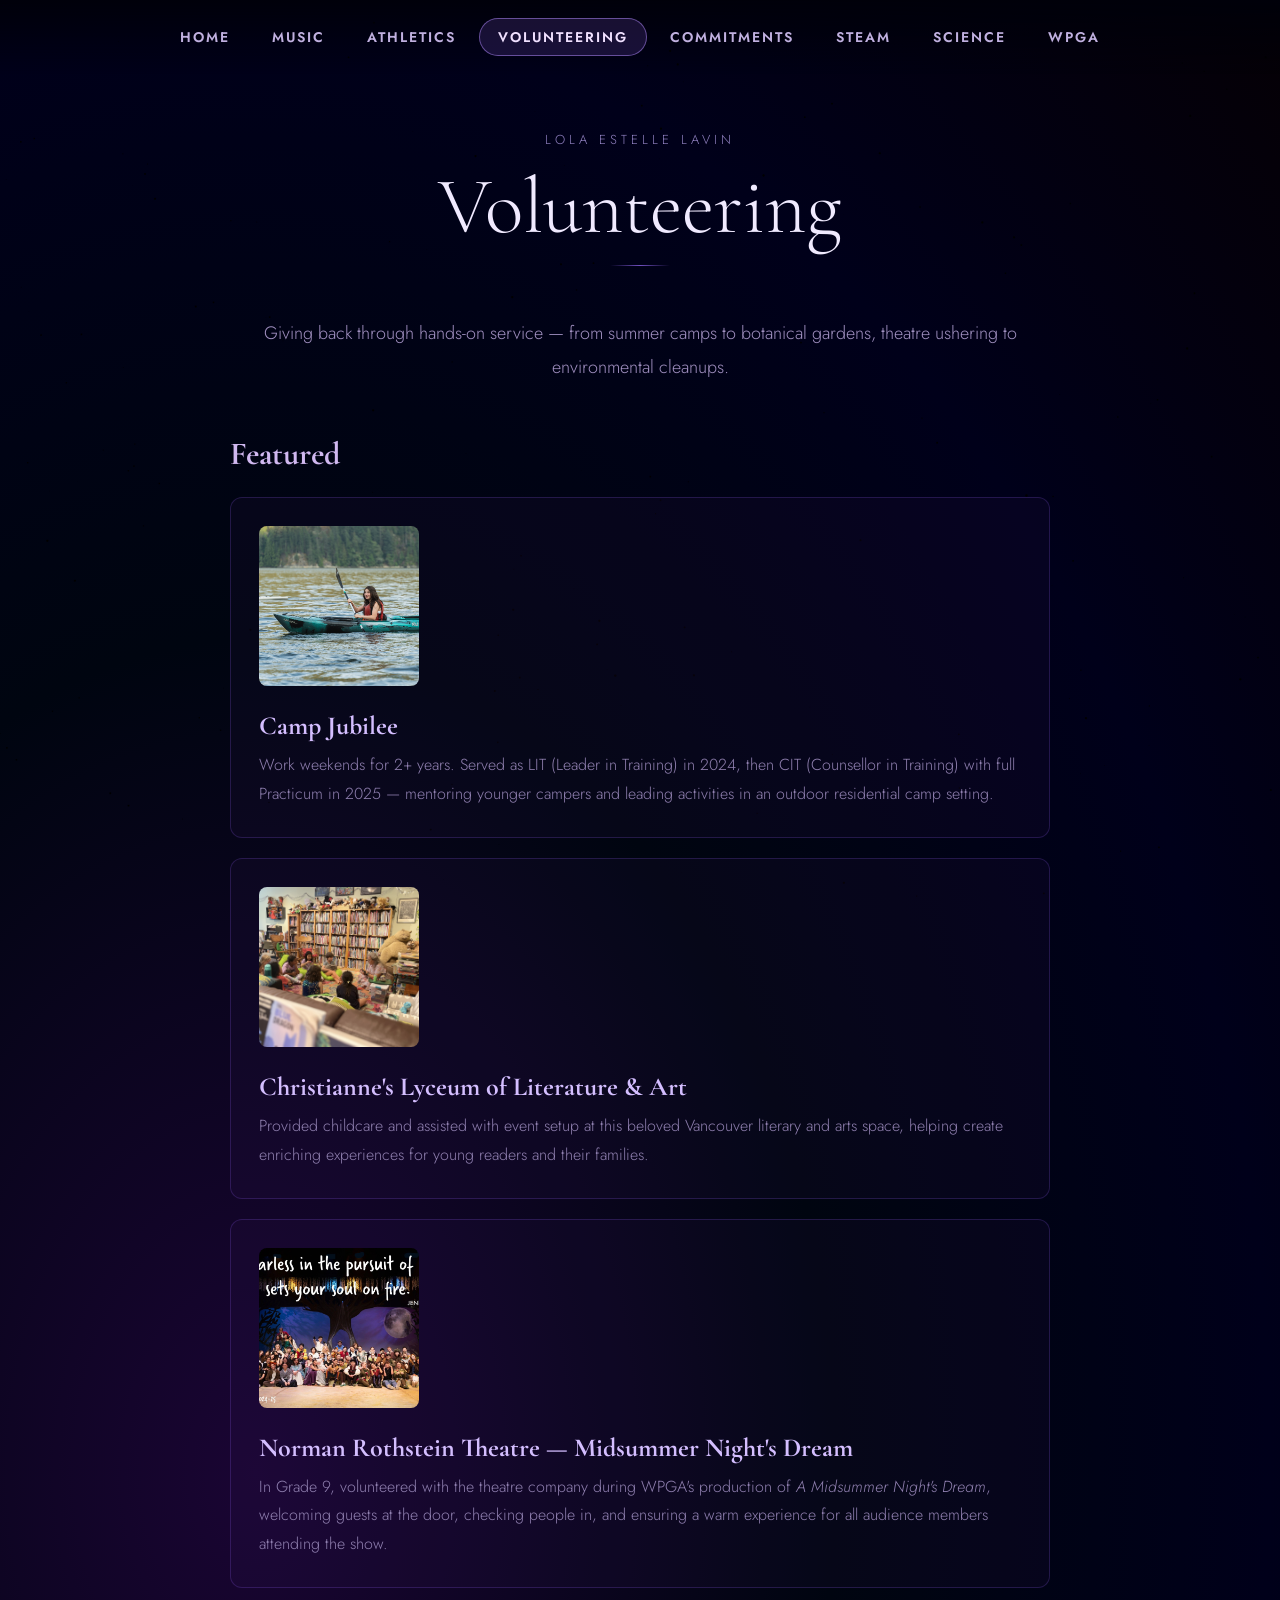
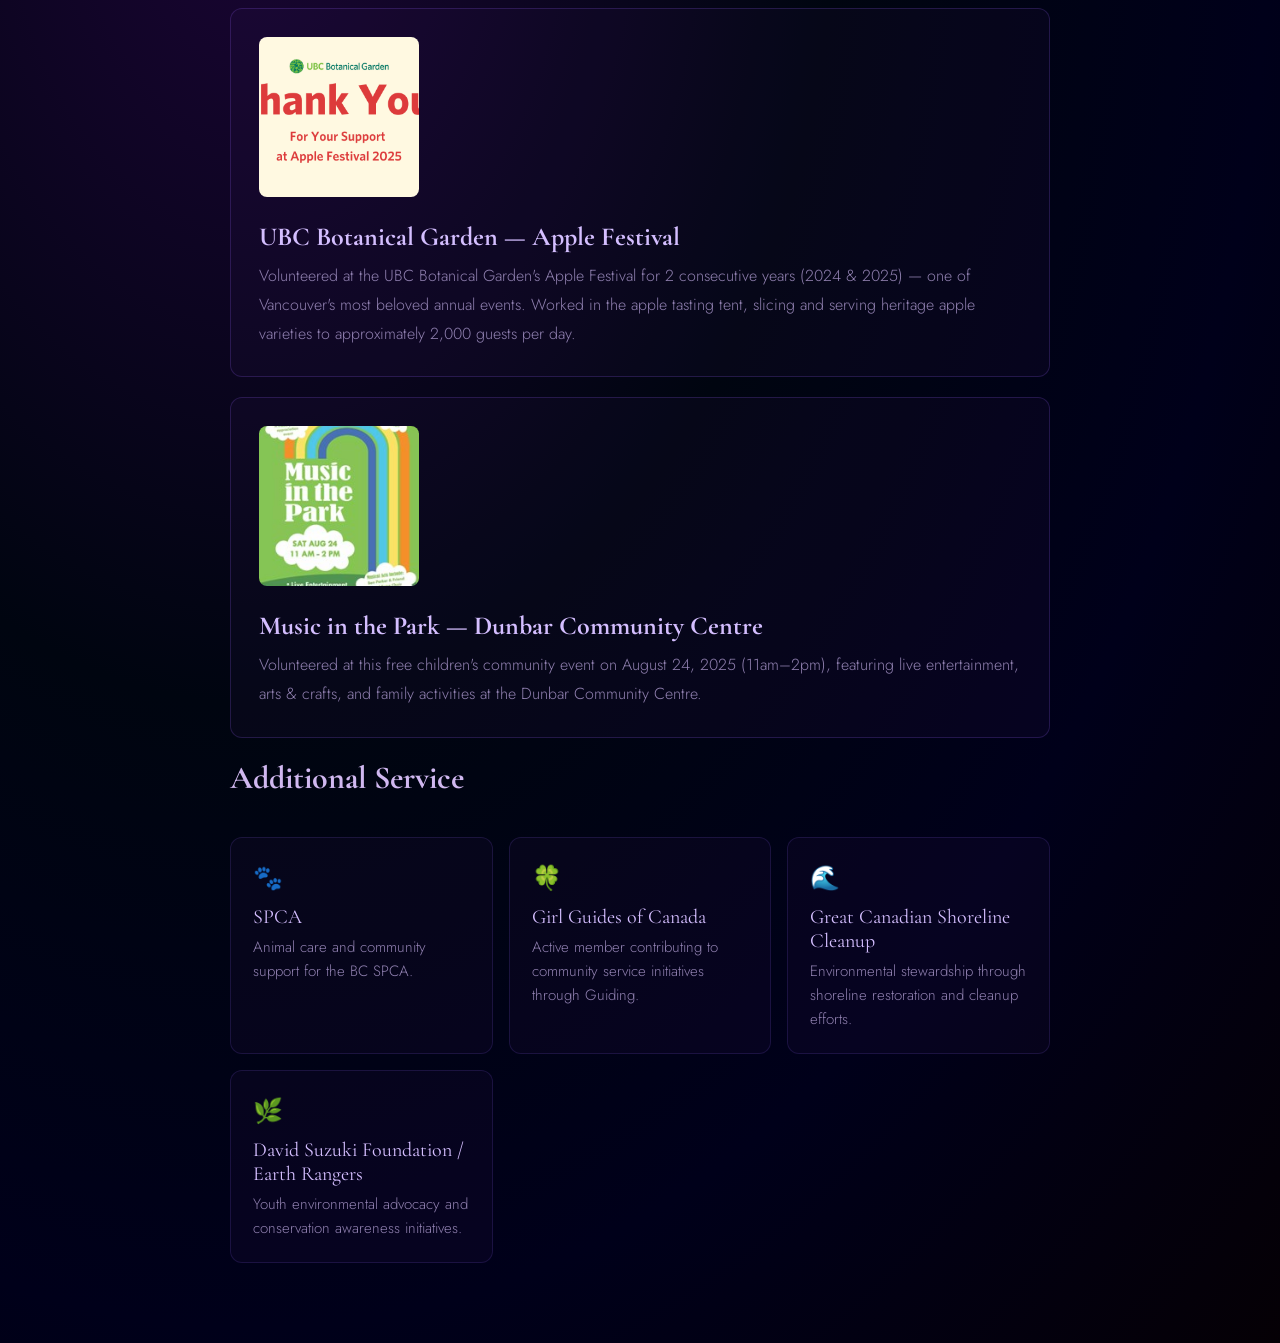
<file: volunteering.html>
<!DOCTYPE html>
<html lang="en">
<head>
  <meta charset="UTF-8">
  <meta name="viewport" content="width=device-width, initial-scale=1.0">
  <title>Volunteering — Lola Lavin</title>
  <link href="https://fonts.googleapis.com/css2?family=Cormorant+Garamond:wght@300;400;600&family=Jost:wght@200;300;400&display=swap" rel="stylesheet">
  <style>
    *{margin:0;padding:0;box-sizing:border-box;}
    body{min-height:100vh;background:radial-gradient(ellipse at 20% 50%,#1a0533 0%,#000510 40%,#00001a 70%,#050005 100%);color:#e8e0f0;font-family:"Jost",sans-serif;font-weight:300;}
    canvas{position:fixed;top:0;left:0;width:100%;height:100%;pointer-events:none;z-index:0;}
    nav{position:fixed;top:0;left:0;right:0;z-index:100;display:flex;justify-content:center;flex-wrap:wrap;gap:4px;padding:18px;background:linear-gradient(to bottom,rgba(0,0,10,0.97),transparent);}
    nav a{color:#c0b0e0;text-decoration:none;font-family:"Jost",sans-serif;font-weight:600;font-size:14px;letter-spacing:2px;text-transform:uppercase;padding:8px 18px;border:1px solid transparent;border-radius:20px;transition:all 0.3s ease;}
    nav a:hover,nav a.active{color:#f0e0ff;border-color:rgba(180,140,255,0.5);background:rgba(120,80,200,0.2);}
    .page{position:relative;z-index:1;min-height:100vh;padding:130px 40px 80px;max-width:900px;margin:0 auto;}
    .page-label{font-size:13px;letter-spacing:4px;text-transform:uppercase;color:#9080c0;margin-bottom:16px;text-align:center;}
    h1{font-family:"Cormorant Garamond",serif;font-weight:300;font-size:clamp(48px,8vw,80px);color:#f0eaff;line-height:1.05;margin-bottom:16px;text-align:center;}
    .divider{width:60px;height:1px;background:linear-gradient(to right,transparent,#7050c0,transparent);margin:0 auto 50px;}
    .subtitle{font-size:18px;color:#a090c0;line-height:1.9;text-align:center;margin-bottom:50px;}
    .event-box{border:1px solid rgba(150,100,255,0.2);border-radius:12px;padding:28px;background:rgba(60,30,100,0.1);margin-bottom:20px;display:flex;gap:24px;align-items:flex-start;flex-wrap:wrap;transition:all 0.3s ease;}
    .event-box:hover{border-color:rgba(180,140,255,0.35);background:rgba(80,40,130,0.15);}
    .event-box img{width:160px;height:160px;object-fit:cover;border-radius:8px;flex-shrink:0;}
    .event-text h3{font-family:"Cormorant Garamond",serif;font-size:26px;color:#d4beff;margin-bottom:10px;}
    .event-text p{font-size:16px;color:#9080b0;line-height:1.8;}
    .card-grid{display:grid;grid-template-columns:repeat(auto-fit,minmax(200px,1fr));gap:16px;margin-top:40px;}
    .card{border:1px solid rgba(150,100,255,0.15);border-radius:12px;padding:22px;background:rgba(60,30,100,0.1);transition:all 0.3s ease;}
    .card:hover{border-color:rgba(180,140,255,0.35);background:rgba(80,40,130,0.2);transform:translateY(-3px);}
    .card-icon{font-size:24px;margin-bottom:10px;}
    .card h3{font-family:"Cormorant Garamond",serif;font-weight:400;font-size:20px;color:#d4beff;margin-bottom:6px;}
    .card p{font-size:15px;color:#9080b0;line-height:1.6;}
    .section-title{font-family:"Cormorant Garamond",serif;font-size:32px;color:#d0b8f0;margin-bottom:24px;margin-top:10px;}
  </style>
</head>
<body>
  <canvas id="stars"></canvas>
  <nav>
    <a href="index.html">Home</a>
    <a href="music.html">Music</a>
    <a href="athletics.html">Athletics</a>
    <a href="volunteering.html" class="active">Volunteering</a>
    <a href="commitments.html">Commitments</a>
    <a href="stem.html">STEAM</a>
    <a href="science.html">Science</a>
    <a href="wpga.html">WPGA</a>
  </nav>
  <div class="page">
    <p class="page-label">Lola Estelle Lavin</p>
    <h1>Volunteering</h1>
    <div class="divider"></div>
    <p class="subtitle">Giving back through hands-on service — from summer camps to botanical gardens, theatre ushering to environmental cleanups.</p>

    <h2 class="section-title">Featured</h2>

    <div class="event-box">
      <img src="camp-jubilee-kayak.jpg" alt="Camp Jubilee">
      <div class="event-text">
        <h3>Camp Jubilee</h3>
        <p>Work weekends for 2+ years. Served as LIT (Leader in Training) in 2024, then CIT (Counsellor in Training) with full Practicum in 2025 — mentoring younger campers and leading activities in an outdoor residential camp setting.</p>
      </div>
    </div>

    <div class="event-box">
      <img src="christiannes-lyceum.jpg" alt="Christianne's Lyceum of Literature and Art">
      <div class="event-text">
        <h3>Christianne's Lyceum of Literature & Art</h3>
        <p>Provided childcare and assisted with event setup at this beloved Vancouver literary and arts space, helping create enriching experiences for young readers and their families.</p>
      </div>
    </div>

    <div class="event-box">
      <img src="midsummer.jpg" alt="Midsummer Night's Dream WPGA">
      <div class="event-text">
        <h3>Norman Rothstein Theatre — Midsummer Night's Dream</h3>
        <p>In Grade 9, volunteered with the theatre company during WPGA's production of <em>A Midsummer Night's Dream</em>, welcoming guests at the door, checking people in, and ensuring a warm experience for all audience members attending the show.</p>
      </div>
    </div>

    <div class="event-box">
      <img src="apple-fest-2025.png" alt="UBC Apple Festival 2025">
      <div class="event-text">
        <h3>UBC Botanical Garden — Apple Festival</h3>
        <p>Volunteered at the UBC Botanical Garden's Apple Festival for 2 consecutive years (2024 & 2025) — one of Vancouver's most beloved annual events. Worked in the apple tasting tent, slicing and serving heritage apple varieties to approximately 2,000 guests per day.</p>
      </div>
    </div>

    <div class="event-box">
      <img src="music-in-the-park.jpg" alt="Music in the Park">
      <div class="event-text">
        <h3>Music in the Park — Dunbar Community Centre</h3>
        <p>Volunteered at this free children's community event on August 24, 2025 (11am–2pm), featuring live entertainment, arts & crafts, and family activities at the Dunbar Community Centre.</p>
      </div>
    </div>

    <h2 class="section-title">Additional Service</h2>
    <div class="card-grid">
      <div class="card"><div class="card-icon">🐾</div><h3>SPCA</h3><p>Animal care and community support for the BC SPCA.</p></div>
      <div class="card"><div class="card-icon">🍀</div><h3>Girl Guides of Canada</h3><p>Active member contributing to community service initiatives through Guiding.</p></div>
      <div class="card"><div class="card-icon">🌊</div><h3>Great Canadian Shoreline Cleanup</h3><p>Environmental stewardship through shoreline restoration and cleanup efforts.</p></div>
      <div class="card"><div class="card-icon">🌿</div><h3>David Suzuki Foundation / Earth Rangers</h3><p>Youth environmental advocacy and conservation awareness initiatives.</p></div>
    </div>
  </div>
  <script>
    const c=document.getElementById("stars"),ctx=c.getContext("2d");let stars=[];
    function resize(){c.width=innerWidth;c.height=innerHeight;}
    function init(){stars=[];for(let i=0;i<200;i++)stars.push({x:Math.random()*c.width,y:Math.random()*c.height,r:Math.random()*1.2,o:Math.random()*0.005+0.001});}
    function draw(){ctx.clearRect(0,0,c.width,c.height);stars.forEach(s=>{s.o+=s.s;if(s.o>1||s.o<0)s.s*=-1;ctx.beginPath();ctx.arc(s.x,s.y,s.r,0,Math.PI*2);ctx.fillStyle=`rgba(220,200,255,${s.o})`;ctx.fill();});requestAnimationFrame(draw);}
    resize();init();draw();window.addEventListener("resize",()=>{resize();init();});
  </script>
</body>
</html>
</file>
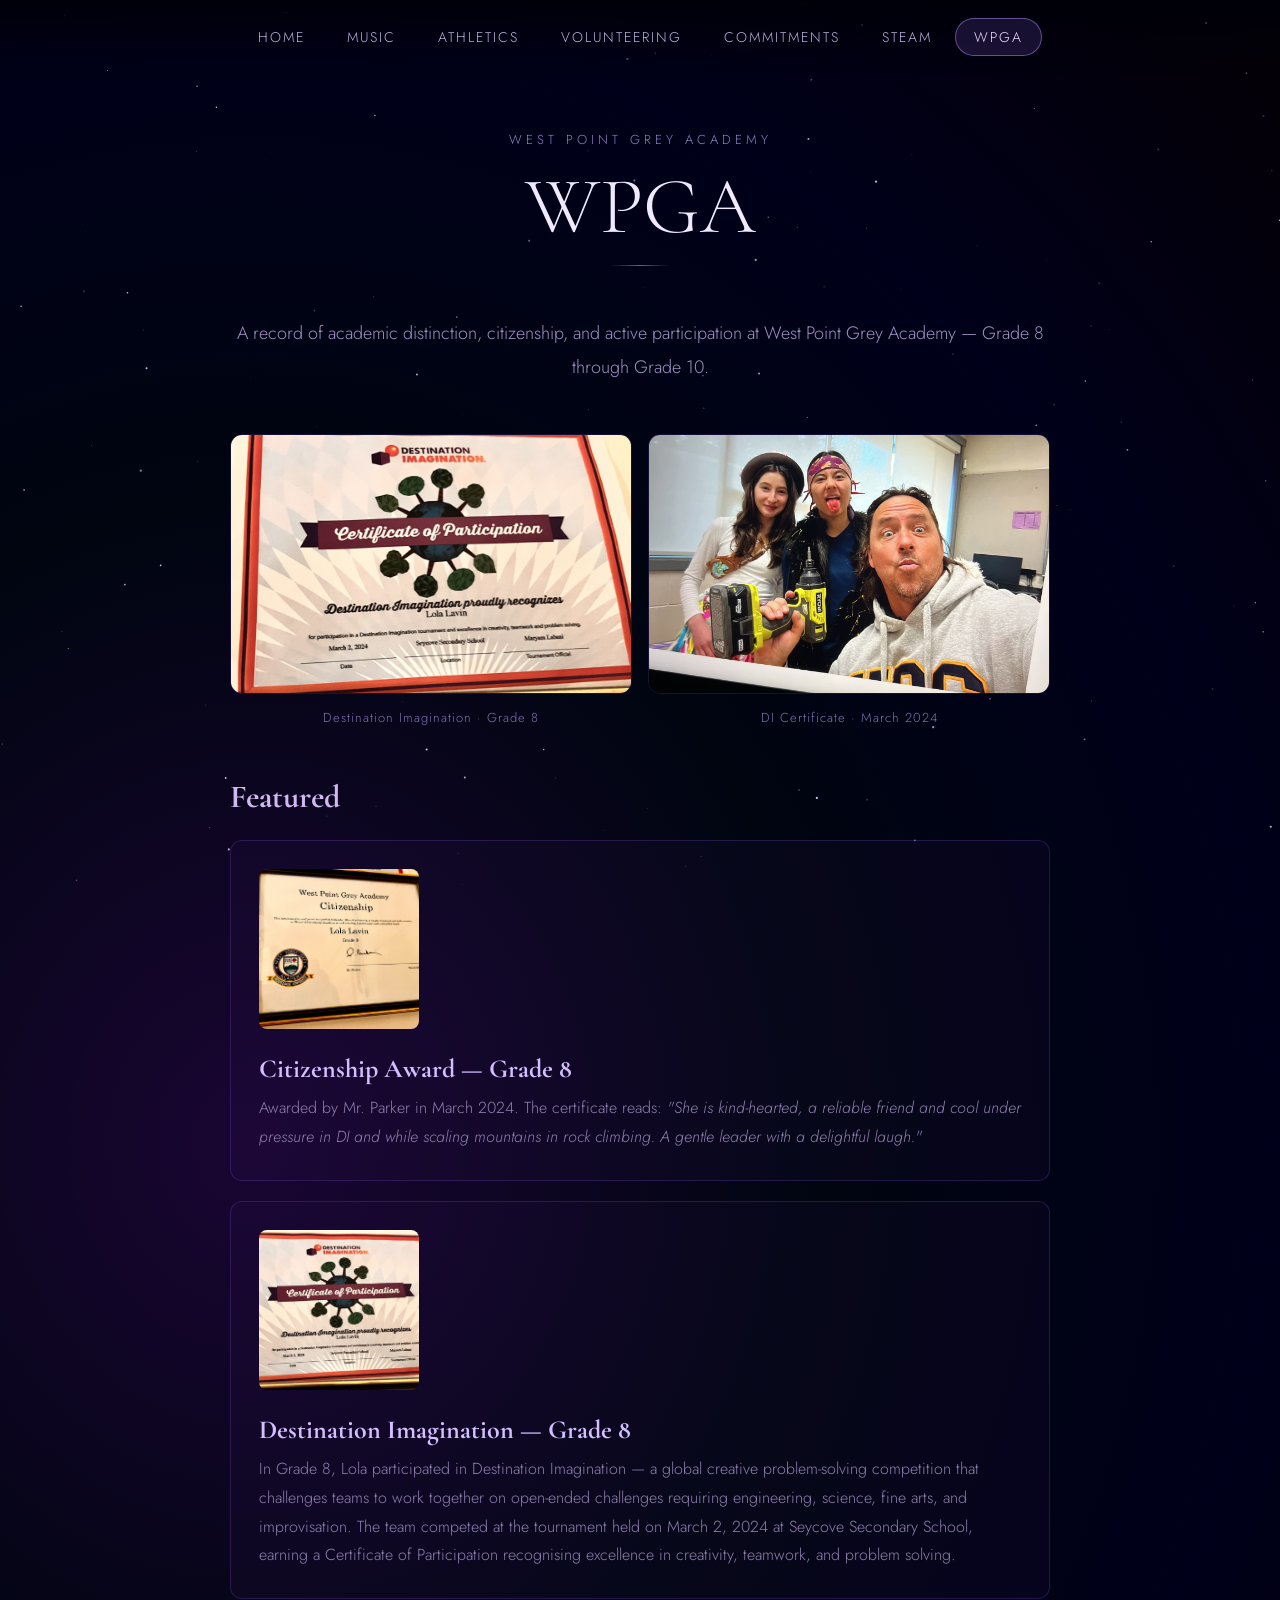
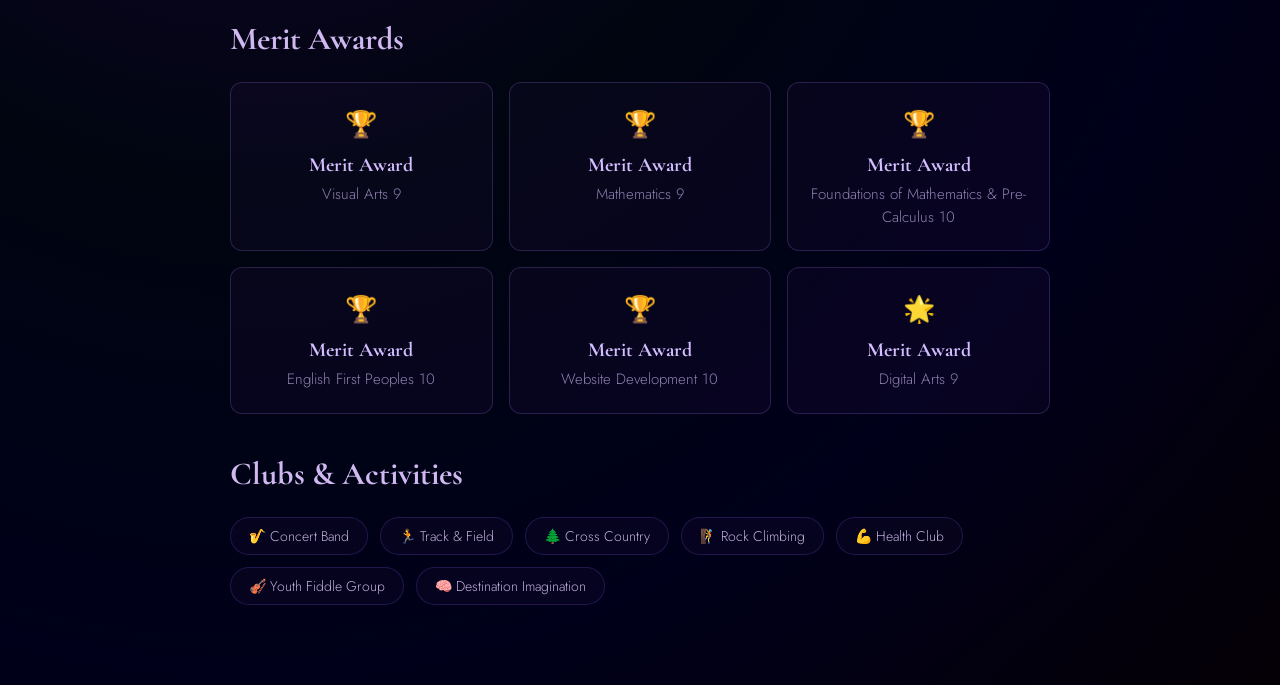
<file: wpga.html>
<!DOCTYPE html>
<html lang="en">
<head>
  <meta charset="UTF-8">
  <meta name="viewport" content="width=device-width, initial-scale=1.0">
  <title>WPGA — Lola Lavin</title>
  <link href="https://fonts.googleapis.com/css2?family=Cormorant+Garamond:wght@300;400;600&family=Jost:wght@200;300;400&display=swap" rel="stylesheet">
  <style>
    *{margin:0;padding:0;box-sizing:border-box;}
    body{min-height:100vh;background:radial-gradient(ellipse at 20% 50%,#1a0533 0%,#000510 40%,#00001a 70%,#050005 100%);color:#e8e0f0;font-family:"Jost",sans-serif;font-weight:300;}
    canvas{position:fixed;top:0;left:0;width:100%;height:100%;pointer-events:none;z-index:0;}
    nav{position:fixed;top:0;left:0;right:0;z-index:100;display:flex;justify-content:center;flex-wrap:wrap;gap:4px;padding:18px;background:linear-gradient(to bottom,rgba(0,0,10,0.97),transparent);}
    nav a{color:#c0b0e0;text-decoration:none;font-family:"Jost",sans-serif;font-weight:300;font-size:14px;letter-spacing:2px;text-transform:uppercase;padding:8px 18px;border:1px solid transparent;border-radius:20px;transition:all 0.3s ease;}
    nav a:hover,nav a.active{color:#f0e0ff;border-color:rgba(180,140,255,0.5);background:rgba(120,80,200,0.2);}
    .page{position:relative;z-index:1;min-height:100vh;padding:130px 40px 80px;max-width:900px;margin:0 auto;}
    .page-label{font-size:13px;letter-spacing:4px;text-transform:uppercase;color:#9080c0;margin-bottom:16px;text-align:center;}
    h1{font-family:"Cormorant Garamond",serif;font-weight:300;font-size:clamp(48px,8vw,80px);color:#f0eaff;line-height:1.05;margin-bottom:16px;text-align:center;}
    .divider{width:60px;height:1px;background:linear-gradient(to right,transparent,#7050c0,transparent);margin:0 auto 50px;}
    .subtitle{font-size:18px;color:#a090c0;line-height:1.9;text-align:center;margin-bottom:50px;}
    .photo-row{display:grid;grid-template-columns:1fr 1fr;gap:16px;margin-bottom:50px;}
    .photo-row img{width:100%;height:260px;object-fit:cover;border-radius:12px;border:1px solid rgba(150,100,255,0.15);}
    .photo-caption{font-size:13px;color:#8070b0;letter-spacing:1px;text-align:center;margin-top:8px;}
    .event-box{border:1px solid rgba(150,100,255,0.2);border-radius:12px;padding:28px;background:rgba(60,30,100,0.1);margin-bottom:20px;display:flex;gap:24px;align-items:flex-start;flex-wrap:wrap;transition:all 0.3s ease;}
    .event-box:hover{border-color:rgba(180,140,255,0.35);background:rgba(80,40,130,0.15);}
    .event-box img{width:160px;height:160px;object-fit:cover;border-radius:8px;flex-shrink:0;}
    .event-text h3{font-family:"Cormorant Garamond",serif;font-size:26px;color:#d4beff;margin-bottom:10px;}
    .event-text p{font-size:16px;color:#9080b0;line-height:1.8;}
    .awards-grid{display:grid;grid-template-columns:repeat(auto-fit,minmax(200px,1fr));gap:16px;margin-bottom:40px;}
    .award{border:1px solid rgba(180,140,255,0.2);border-radius:12px;padding:22px;background:rgba(60,30,100,0.12);transition:all 0.3s ease;text-align:center;}
    .award:hover{border-color:rgba(200,160,255,0.4);background:rgba(80,40,130,0.2);transform:translateY(-3px);}
    .award-icon{font-size:26px;margin-bottom:10px;}
    .award h3{font-family:"Cormorant Garamond",serif;font-size:20px;color:#d4beff;margin-bottom:6px;}
    .award p{font-size:15px;color:#9080b0;line-height:1.5;}
    .clubs-row{display:flex;flex-wrap:wrap;gap:12px;margin-top:16px;}
    .club-tag{font-size:14px;color:#c0b0d8;border:1px solid rgba(150,100,255,0.2);border-radius:20px;padding:8px 18px;background:rgba(60,30,100,0.1);}
    .section-title{font-family:"Cormorant Garamond",serif;font-size:32px;color:#d0b8f0;margin-bottom:24px;}
  </style>
</head>
<body>
  <canvas id="stars"></canvas>
  <nav>
    <a href="index.html">Home</a>
    <a href="music.html">Music</a>
    <a href="athletics.html">Athletics</a>
    <a href="volunteering.html">Volunteering</a>
    <a href="commitments.html">Commitments</a>
    <a href="stem.html">STEAM</a>
    <a href="wpga.html" class="active">WPGA</a>
  </nav>
  <div class="page">
    <p class="page-label">West Point Grey Academy</p>
    <h1>WPGA</h1>
    <div class="divider"></div>
    <p class="subtitle">A record of academic distinction, citizenship, and active participation at West Point Grey Academy — Grade 8 through Grade 10.</p>

    <div class="photo-row">
      <div>
        <img src="di-picture.jpg" alt="Destination Imagination at WPGA">
        <p class="photo-caption">Destination Imagination · Grade 8</p>
      </div>
      <div>
        <img src="di-certificate.jpg" alt="Destination Imagination Certificate">
        <p class="photo-caption">DI Certificate · March 2024</p>
      </div>
    </div>

    <h2 class="section-title">Featured</h2>

    <div class="event-box">
      <img src="grade8-citizenship.jpg" alt="Grade 8 Citizenship Award">
      <div class="event-text">
        <h3>Citizenship Award — Grade 8</h3>
        <p>Awarded by Mr. Parker in March 2024. The certificate reads: <em>"She is kind-hearted, a reliable friend and cool under pressure in DI and while scaling mountains in rock climbing. A gentle leader with a delightful laugh."</em></p>
      </div>
    </div>

    <div class="event-box">
      <img src="di-picture.jpg" alt="Destination Imagination">
      <div class="event-text">
        <h3>Destination Imagination — Grade 8</h3>
        <p>In Grade 8, Lola participated in Destination Imagination — a global creative problem-solving competition that challenges teams to work together on open-ended challenges requiring engineering, science, fine arts, and improvisation. The team competed at the tournament held on March 2, 2024 at Seycove Secondary School, earning a Certificate of Participation recognising excellence in creativity, teamwork, and problem solving.</p>
      </div>
    </div>

    <h2 class="section-title">Merit Awards</h2>
    <div class="awards-grid">
      <div class="award"><div class="award-icon">🏆</div><h3>Merit Award</h3><p>Visual Arts 9</p></div>
      <div class="award"><div class="award-icon">🏆</div><h3>Merit Award</h3><p>Mathematics 9</p></div>
      <div class="award"><div class="award-icon">🏆</div><h3>Merit Award</h3><p>Foundations of Mathematics & Pre-Calculus 10</p></div>
      <div class="award"><div class="award-icon">🏆</div><h3>Merit Award</h3><p>English First Peoples 10</p></div>
      <div class="award"><div class="award-icon">🏆</div><h3>Merit Award</h3><p>Website Development 10</p></div>
      <div class="award"><div class="award-icon">🌟</div><h3>Merit Award</h3><p>Digital Arts 9</p></div>
    </div>

    <h2 class="section-title">Clubs & Activities</h2>
    <div class="clubs-row">
      <span class="club-tag">🎷 Concert Band</span>
      <span class="club-tag">🏃 Track & Field</span>
      <span class="club-tag">🌲 Cross Country</span>
      <span class="club-tag">🧗 Rock Climbing</span>
      <span class="club-tag">💪 Health Club</span>
      <span class="club-tag">🎻 Youth Fiddle Group</span>
      <span class="club-tag">🧠 Destination Imagination</span>
    </div>
  </div>
  <script>
    const c=document.getElementById("stars"),ctx=c.getContext("2d");let stars=[];
    function resize(){c.width=innerWidth;c.height=innerHeight;}
    function init(){stars=[];for(let i=0;i<200;i++)stars.push({x:Math.random()*c.width,y:Math.random()*c.height,r:Math.random()*1.2,o:Math.random(),s:Math.random()*0.005+0.001});}
    function draw(){ctx.clearRect(0,0,c.width,c.height);stars.forEach(s=>{s.o+=s.s;if(s.o>1||s.o<0)s.s*=-1;ctx.beginPath();ctx.arc(s.x,s.y,s.r,0,Math.PI*2);ctx.fillStyle=`rgba(220,200,255,${s.o})`;ctx.fill();});requestAnimationFrame(draw);}
    resize();init();draw();window.addEventListener("resize",()=>{resize();init();});
  </script>
</body>
</html>
</file>
